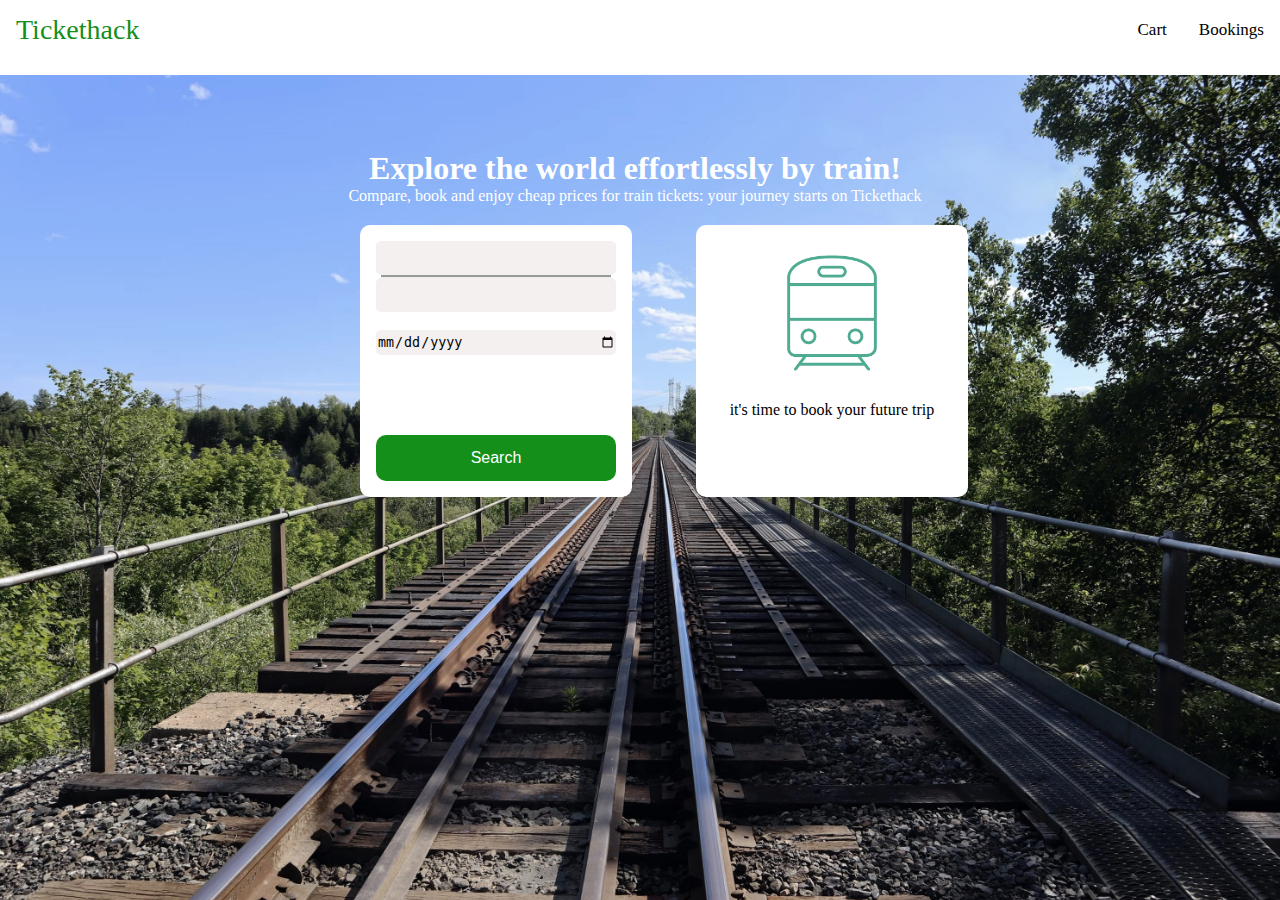
<file: index.html>
<!DOCTYPE html>
<html lang="en">
<head>
    <link rel="stylesheet" href="style.css">
    <meta charset="UTF-8">
    <meta http-equiv="X-UA-Compatible" content="IE=edge">
    <meta name="viewport" content="width=device-width, initial-scale=1.0">
    <title>tickethack</title>
</head>
<body>
    <div class="container">

        <div class="topnav">
            <a class="logo" href="index.html">Tickethack</a>
            <a href="bookings.html">Bookings</a>
            <a href="cart.html">Cart</a>
        </div>
        
        <div class="content">
            <div class="child">
                <h1 id="title">Explore the world effortlessly by train!</h1>
                <p id="underline">Compare, book and enjoy cheap prices for train tickets: your journey starts on Tickethack</p>
           
                <div class="row">
                    <div id="search-box">
                        <div id="departure-arrival"> 
                            <input type="text" id="departure" name="Departure">
                            <div id="line-grey"></div>
                            <input type="text" id="arrival" name="Arrival">
                        </div><br>
                        <input type="date" id="date">
                        <input type="button" id="btn-block"value="Search">
                    </div>
                    <div id="book-box">
                        <div id="no-trip-found"></div>
                        <div id="image-and-text">
                            <img id="image-book" src="./images/train.png">
                            <p id="under-image">it's time to book your future trip</p>               
                        </div>
                    </div>
                </div>
            </div>

        </div>
    </div>
    <script src="./script.js"></script>
</body>
</html>
</file>
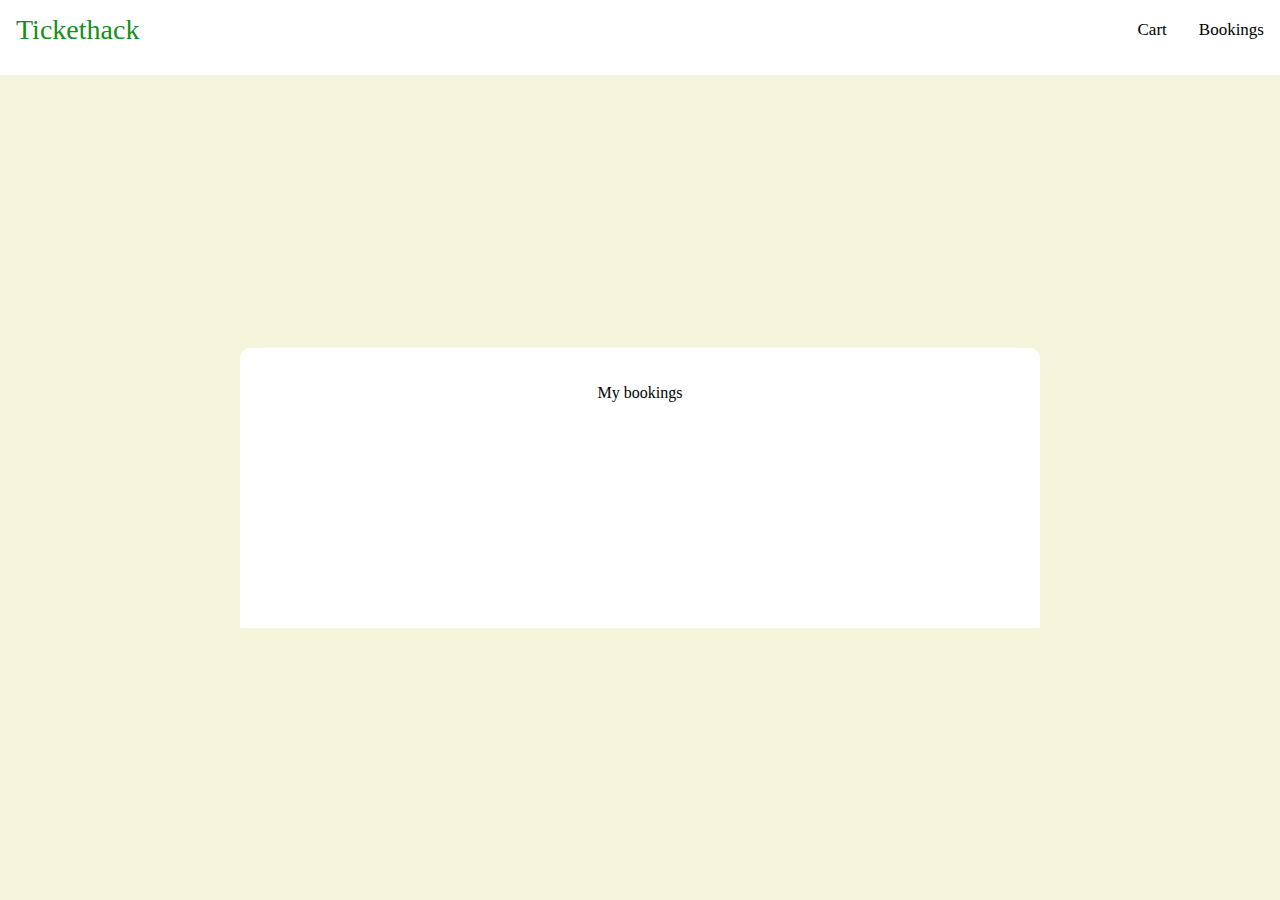
<file: bookings.html>
<!DOCTYPE html>
<html lang="en">
<head>
    <link rel="stylesheet" href="style.css">
    <meta charset="UTF-8">
    <meta http-equiv="X-UA-Compatible" content="IE=edge">
    <meta name="viewport" content="width=device-width, initial-scale=1.0">
    <title>Document</title>
</head>
<body>
    <div class="container">
        <div class="topnav">
            <a class="logo" href="index.html">Tickethack</a>
            <a href="bookings.html">Bookings</a>
            <a href="cart.html">Cart</a>        
        </div>
        <div class="content-bookings">
            <div class="row-bookings">
                <p class="text-bookings">My bookings</p>
            </div>
        </div>
    <script src="./bookings.js"></script>
</body>
</html>
</file>
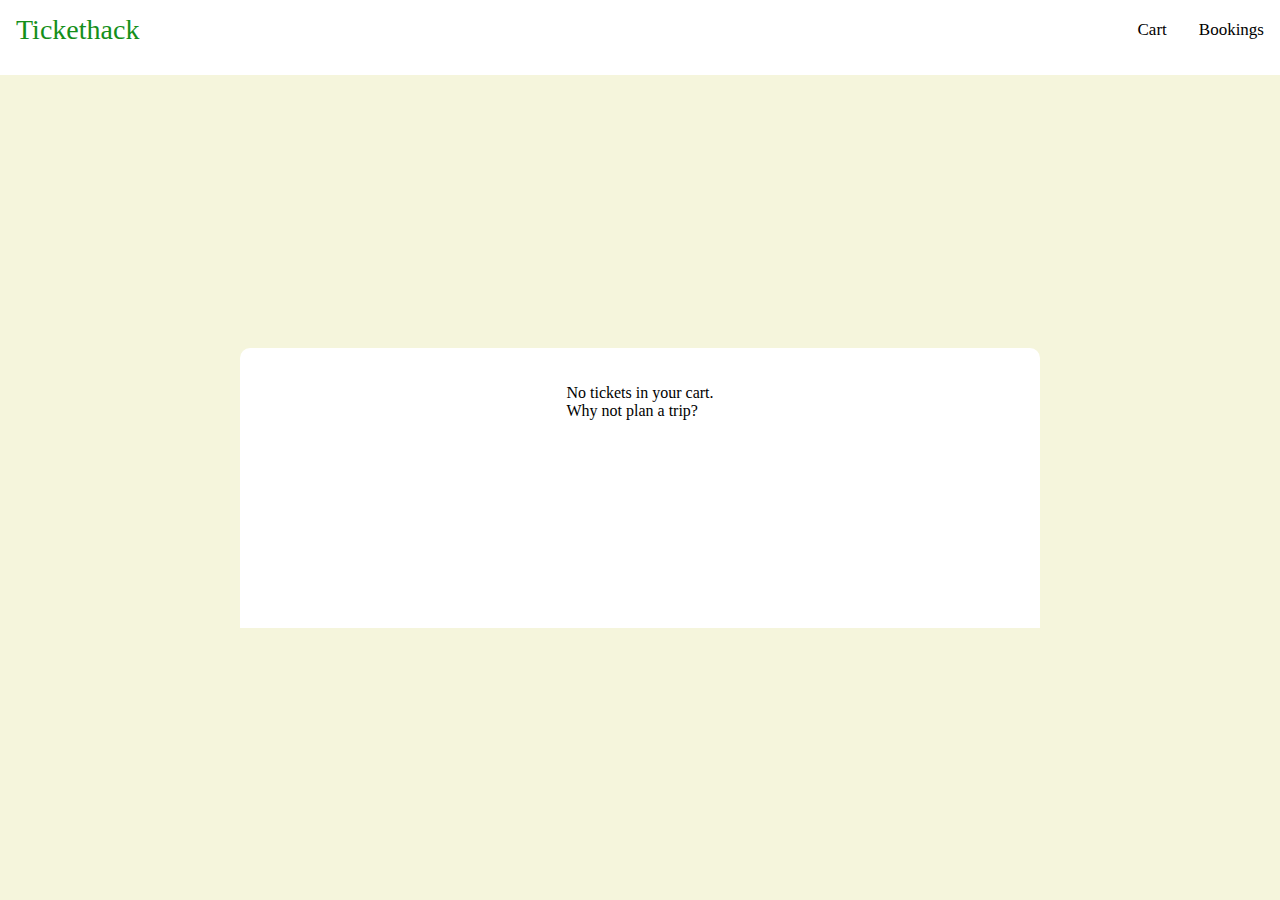
<file: cart.html>
<!DOCTYPE html>
<html lang="en">
<head>
    <link rel="stylesheet" href="style.css">
    <meta charset="UTF-8">
    <meta http-equiv="X-UA-Compatible" content="IE=edge">
    <meta name="viewport" content="width=device-width, initial-scale=1.0">
    <title>Document</title>
</head>
<body>
    <div class="container">
        <div class="topnav">
            <a class="logo" href="index.html">Tickethack</a>
            <a href="bookings.html">Bookings</a>
            <a href="cart.html">Cart</a>        
        </div>
        <div class="content-cart">
            <div class="row-cart">
                 <p class="text-no-ticket">No tickets in your cart. <br> Why not plan a trip?</p> 
                <p class="text-cart">My cart</p>
            </div>
            <div class="row-cart-total">
                <div id="booking-total">
                    <p id="total-price"></p>
                    <input type="button" id="btn-purchase" value="Purchase">
                </div>
            </div>
        </div>
    <script src="./carts.js"></script>
</body>
</html>
</file>
<file: style.css>
/* BODY */
body {
  margin:0;
}
/* END BODY */

/*CONTAINER */
.container {
  display: grid;
  grid-template-rows: repeat(12, 1fr);
  grid-template-columns: repeat(12, 1fr);
  height: 100vh;
  width: 100vw;
}
/*END CONTAINER */

/*TOP NAV*/

/* Add a black background color to the top navigation */
.topnav {
  background-color: #ffffff;
  overflow: hidden;
  grid-row-start: 1;
  grid-row-end: 2;
  grid-column-start: 1;
  grid-column-end: 13;
  }
  
  /* Style the links inside the navigation bar */
  .topnav a {
    float: right;
    color: #000000;
    text-align: center;
    padding: 20px 16px;
    text-decoration: none;
    font-size: 17px;
  }

  .topnav .logo{
    float: left;
    padding: 14px 16px;
    text-align: center;
    font-size: 28px;
    color: #148f1a;
  }
  
  /* Change the color of links on hover */
  /* .topnav a:hover {
    background-color: #ddd;
    color: black;
  } */
  
  /* Add a color to the active/current link */
  .topnav a.active {
    background-color: #04AA6D;
    color: white;
  }
  /*END TOP NAV*/

  /*CONTENT*/
  
  .content {
    display: flex;
    grid-row-start: 2;
    grid-row-end: 13;
    grid-column-start: 1;
    grid-column-end: 13;
    background-image: url("./images/background.jpg");
    background-size: cover;
    background-position: center center, center center;
    background-repeat: no-repeat;
  }

  .content-cart {    
    display: flex;
    grid-row-start: 2;
    grid-row-end: 13;
    grid-column-start: 1;
    grid-column-end: 13;
    background-color: beige;
    background-size: cover;
    background-position: center center, center center;
    background-repeat: no-repeat;
    flex-direction: column;
    justify-content: center;
    align-items: stretch;
}

.content-bookings {    
  display: flex;
  grid-row-start: 2;
  grid-row-end: 13;
  grid-column-start: 1;
  grid-column-end: 13;
  background-color: beige;
  background-size: cover;
  background-position: center center, center center;
  background-repeat: no-repeat;
  flex-direction: column;
  justify-content: center;
  align-items: stretch;
}

/* END CONTENT */

/* HOME */

  .child {
    display: flex;
    width: 590px;
    position: absolute;
    top: 10%;
    left: 25%;
    margin: 0px auto;
    max-width: 800px;
    height: 200px;
    padding: 60px 20px 20px 20px;
    flex-direction: column;
    align-items: center;
  }

  #title {
    text-align: center;
    color: white;
    margin: 0;
  }

  #underline {
    text-align: center;
    color: white;
    margin: 0;
  }

  .row {
    display: flex;
    justify-content: space-between;
    align-items: stretch;
    margin: 0 auto;
    max-width: 800px;
    height: 200px;
    padding: 20px;
  }

  

  #search-box{
    display: flex;
    width: 15rem;
    height: 15rem;
    background-color: white;
    padding: 1em;
    margin-right: 2rem;
    flex-direction: column;
    align-items: stretch;
    border-radius: 10px;
  }

  #departure-arrival {
    display: flex;
    flex-direction: column;
    align-items: stretch;
  }

  #departure {
    border-radius: 5px;
    background-color: #f4f0f0;
    border: none;
    height: 2rem;
    padding-left: 5px;
  }

  #line-grey {
    border-bottom: groove;
    margin-left: 5px;
    margin-right: 5px;
  }

  #arrival {
    border-radius: 5px;
    background-color: #f4f0f0;
    border: none;
    height: 2rem;
    padding-left: 5px;
  }

  #date {
    border-radius: 5px;
    background-color: #f4f0f0;
    border: none;
    height: 2rem;
  }

  #btn-block {
    display: block;
    width: 100%;
    border: none;
    background-color: #148f1a;
    padding: 14px 28px;
    color: white;
    font-size: 16px;
    cursor: pointer;
    text-align: center;
    margin-top: 5rem;
    border-radius: 10px;
  }

  #image-and-text {
    flex-direction : column;
    align-items : center;
  }

  #image-book {
    width: 9rem;
  }

  #book-box{
    display: flex;
    width: 15rem;
    height: 15rem;
    background-color: white;
    padding: 1em;
    margin-left: 2rem;
    flex-direction: column;
    align-items: stretch;
    border-radius: 10px;
    overflow-y: scroll;
  }

  .searched-trips {
    background-color: #f4f0f0;
    margin-bottom: 0.5rem;
    border-radius: 3px;
    padding: 5px;
  }

  .s-trip-infos {
    display: flex;
    color: #000000;
    font-size: 13px;
    align-items: baseline;
    flex-direction: row;
    justify-content: space-between;
    font-family: math;
  }

  .book-btn {
    background-color: #148f1a;
    color: white;
    border-radius: 5px;
    margin-left: 5px;
    font-size: 12px;
    padding: 8px;
    border: none;
  }
/* END HOME */


/* CART PAGE */

.row-cart {
  margin-left: 15rem;
  margin-right: 15rem;
  padding: 20px;
  background-color: white;
  display: flex;
  flex-direction: column;
  align-content: center;
  align-items: center;
  border-radius: 10px 10px 0px 0px;
  height: 15rem;
  overflow-y: scroll;
}

.booking-choices {
  display: flex;
  flex-direction: row;
  align-items: center;
  justify-content: space-between;
  align-content: stretch;
  background-color: beige;
  margin-bottom: 10px;
  border-radius: 10px;
  padding-left: 20px;
  padding-right: 20px;
  width: 40rem;
}

.choice {
  display: flex;
  justify-content: space-between;
  align-items: center;
  padding: 15px
}

.choice-travel {
  display: flex;
  justify-content: space-between;
  align-items: center;
  padding: 5px
}

.delete {
  padding: 10px;
    background-color: #148f1a;
    color: white;
    border-radius: 10px;
    cursor: pointer;
}

.row-cart-total {
  margin-left: 15rem;
    margin-right: 15rem;
    padding: 20px;
    background-color: white;
    border-radius: 0px 0px 10px 10px;
    background-color: rgb(44, 23, 161);
}

#booking-total {
  display: flex;
  justify-content: space-between;
}

#total-price {
  float: left;
  color: white;
  padding-left: 20px;
}

#btn-purchase {
  float: right;
  background-color: rgb(20, 143, 26);
  color: white;
  border: none;
  border-radius: 10px;
  padding-left: 20px;
  padding-right: 20px;
  cursor: pointer;
}

/* END CART PAGE */

/* BOOKINGS PAGE */

.row-bookings {
  margin-left: 15rem;
  margin-right: 15rem;
  padding: 20px;
  background-color: white;
  display: flex;
  flex-direction: column;
  align-content: center;
  align-items: center;
  border-radius: 10px 10px 0px 0px;
  height: 15rem;
  overflow-y: scroll;
}

.booking-payed {
  display: flex;
  flex-direction: row;
  align-items: center;
  justify-content: space-between;
  align-content: stretch;
  background-color: beige;
  margin-bottom: 10px;
  border-radius: 10px;
  padding-left: 20px;
  padding-right: 20px;
  width: 40rem;
}

.choice-payed {
  display: flex;
  justify-content: space-between;
  align-items: center;
  padding: 15px
}

.row-bookings-text {
  margin-left: 15rem;
  margin-right: 15rem;
  padding: 20px;
  background-color: white;
  border-radius: 0px 0px 10px 10px;
}

#line-bookings {
  border-bottom: groove;
  margin-left: 5px;
  margin-right: 5px;
}

#bookings-enjoy {
  display: flex;
  justify-content: center;
  flex-direction: column;
  align-items: center;
}

/* END BOOKINGS PAGE */
</file>
